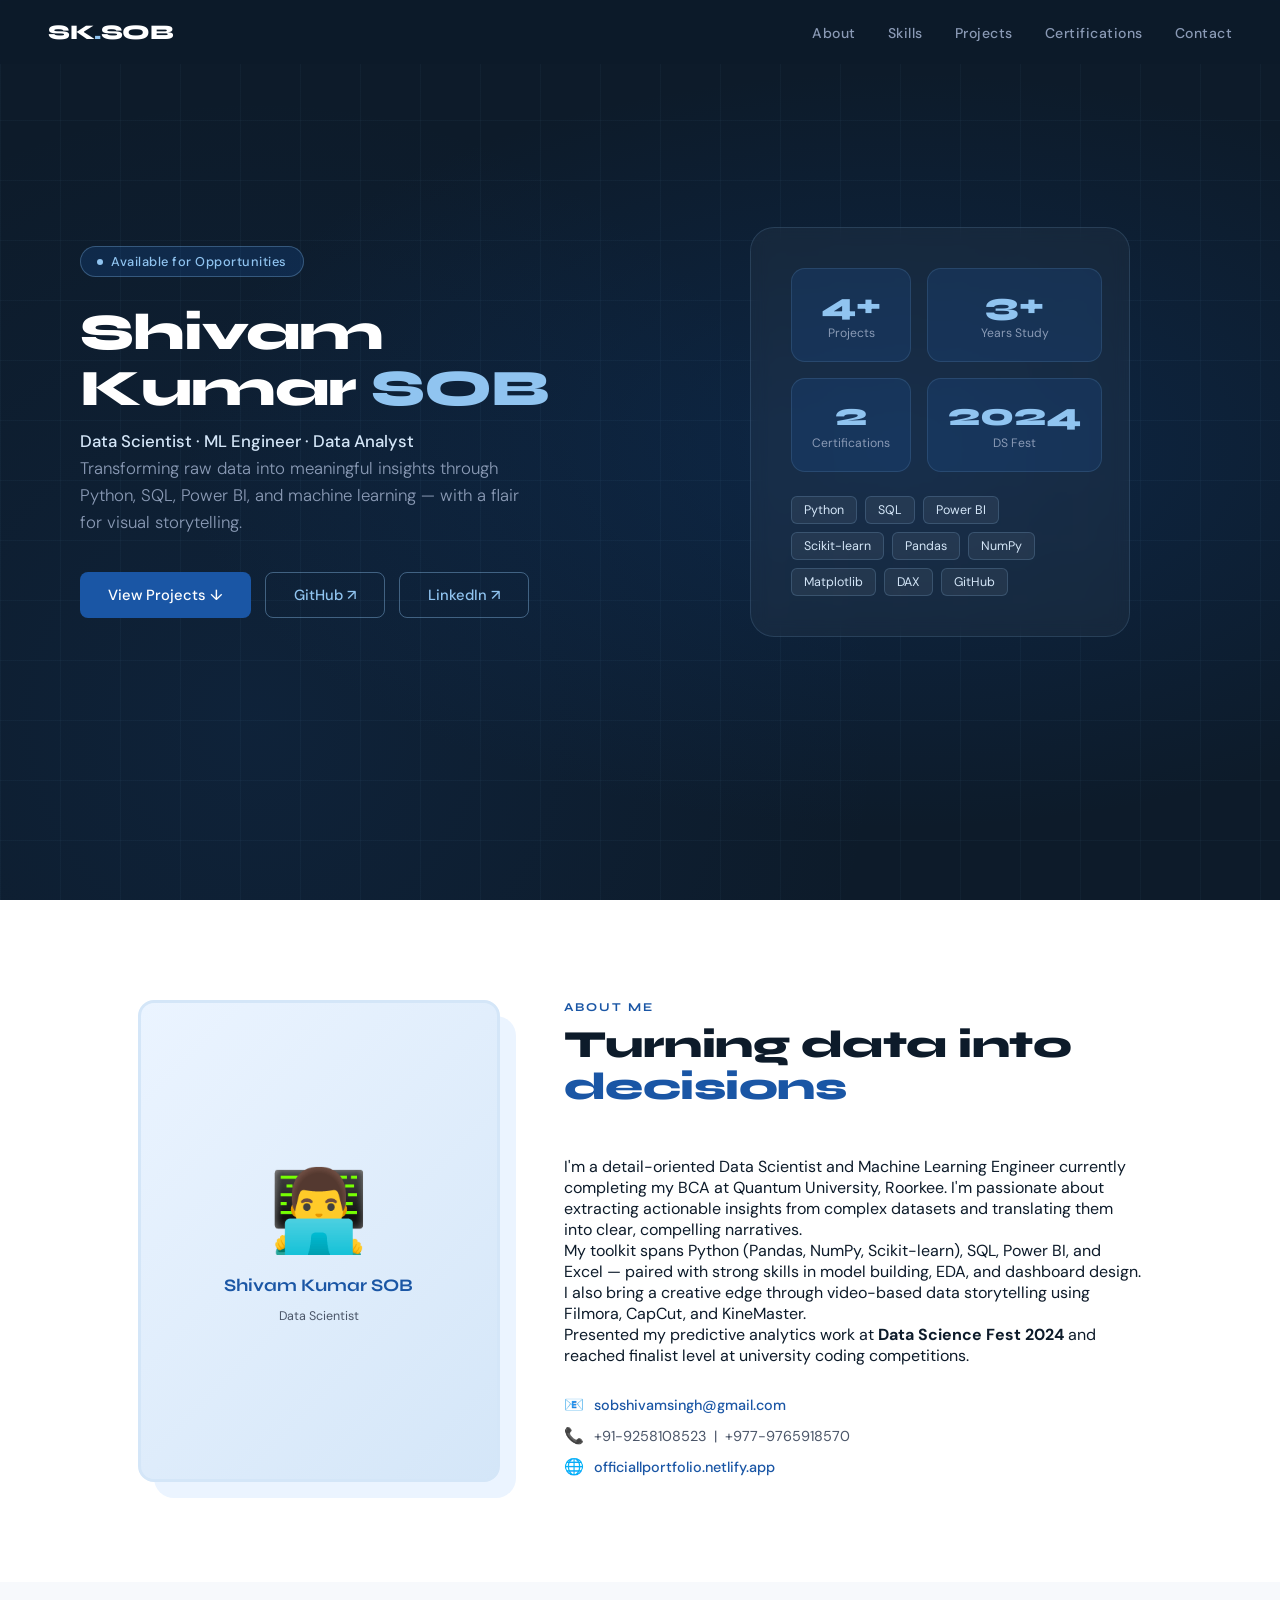
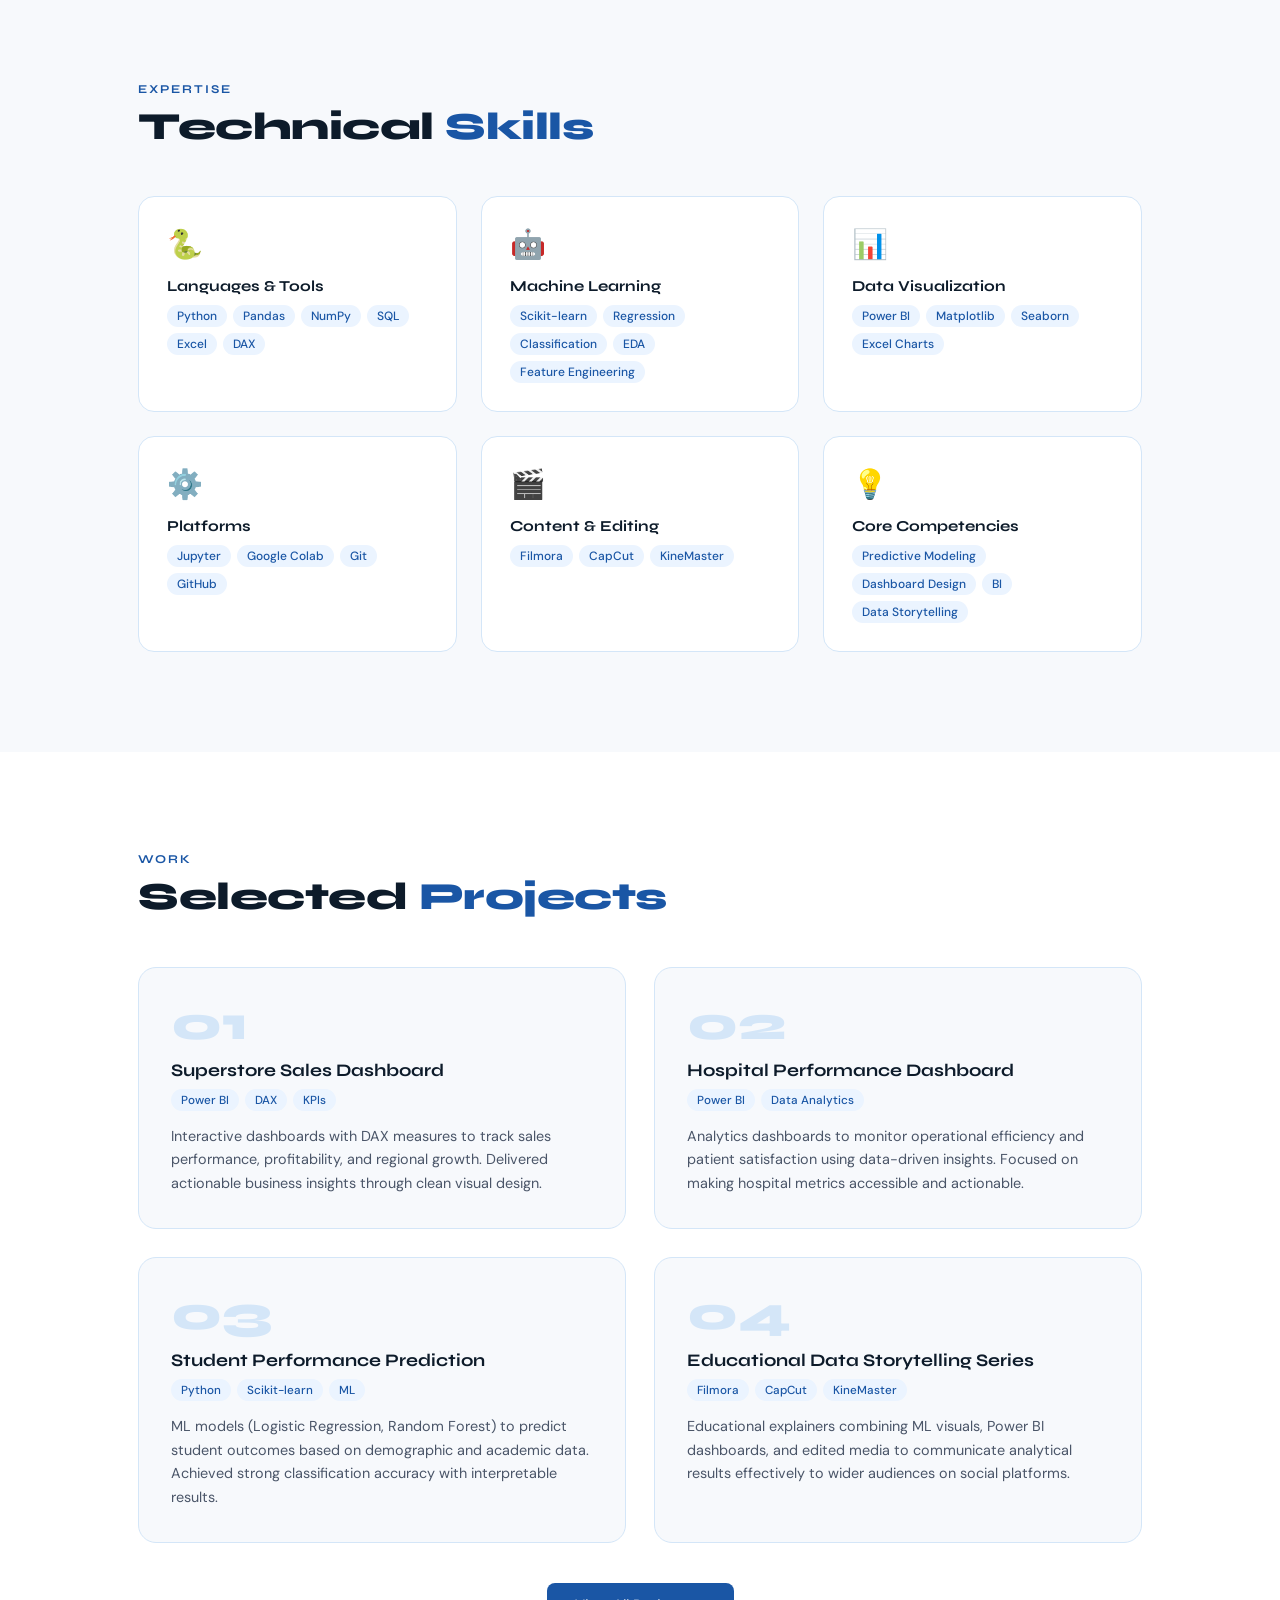
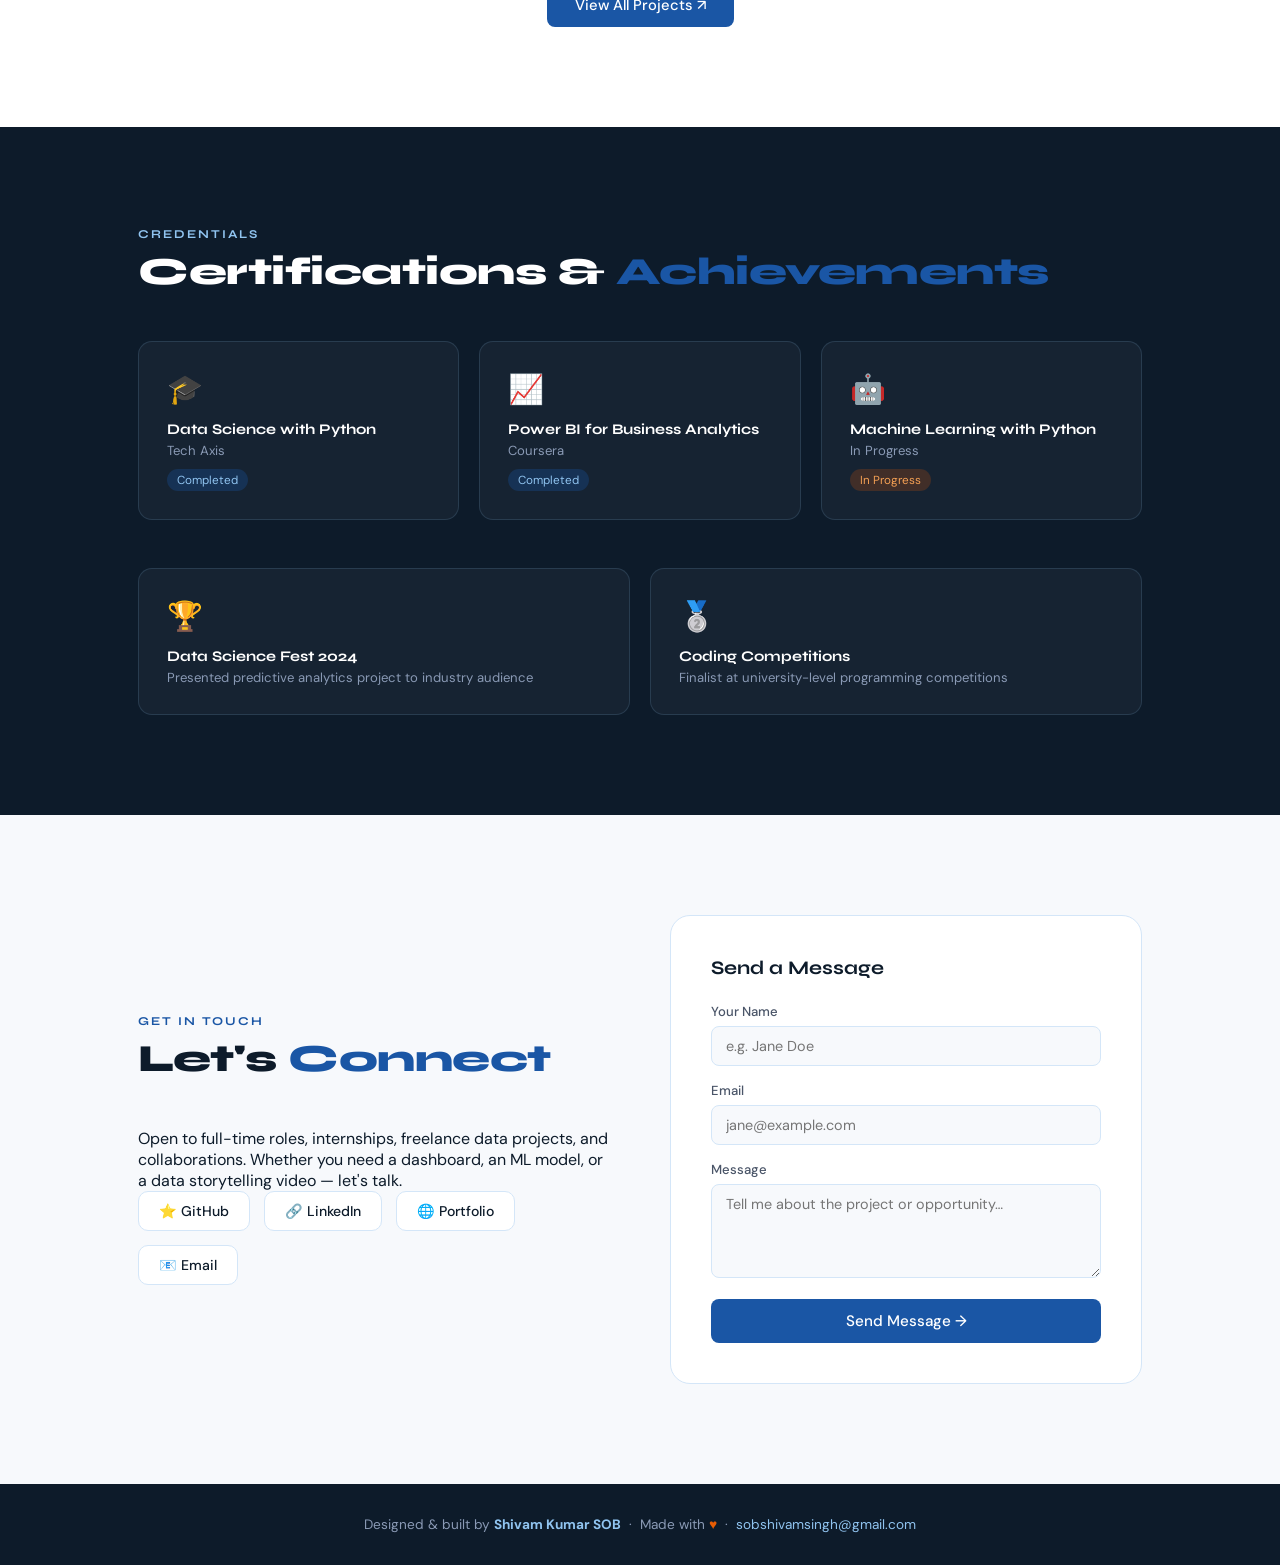
<file: shivam_portfolio.html>
<!DOCTYPE html>
<html lang="en">
<head>
<meta charset="UTF-8"/>
<meta name="viewport" content="width=device-width, initial-scale=1.0"/>
<title>Shivam Kumar SOB – Data Scientist</title>
<link href="https://fonts.googleapis.com/css2?family=Syne:wght@400;600;700;800&family=DM+Sans:ital,wght@0,300;0,400;0,500;1,300&display=swap" rel="stylesheet"/>
<style>
  :root {
    --ink: #0d1b2a;
    --blue: #1a56a5;
    --blue-mid: #2d6fcf;
    --blue-lt: #ebf4ff;
    --sky: #90c4f0;
    --mist: #d4e6f8;
    --sand: #f7f9fc;
    --white: #ffffff;
    --accent: #e85d04;
    --mid: #4a5568;
    --light: #8a9ab5;
  }
  *, *::before, *::after { box-sizing: border-box; margin: 0; padding: 0; }

  html { scroll-behavior: smooth; }

  body {
    font-family: 'DM Sans', sans-serif;
    background: var(--sand);
    color: var(--ink);
    overflow-x: hidden;
  }

  /* ── NAV ── */
  nav {
    position: fixed; top: 0; left: 0; right: 0; z-index: 100;
    display: flex; align-items: center; justify-content: space-between;
    padding: 0 48px;
    height: 64px;
    background: rgba(13,27,42,0.96);
    backdrop-filter: blur(12px);
  }
  .nav-logo {
    font-family: 'Syne', sans-serif;
    font-weight: 800; font-size: 1.3rem;
    color: var(--white);
    letter-spacing: -0.5px;
  }
  .nav-logo span { color: var(--sky); }
  .nav-links { display: flex; gap: 32px; list-style: none; }
  .nav-links a {
    color: var(--light); text-decoration: none;
    font-size: 0.88rem; font-weight: 500; letter-spacing: 0.5px;
    transition: color 0.2s;
  }
  .nav-links a:hover { color: var(--sky); }

  /* ── HERO ── */
  #hero {
    min-height: 100vh;
    display: grid;
    grid-template-columns: 1fr 1fr;
    align-items: center;
    background: var(--ink);
    position: relative;
    overflow: hidden;
    padding-top: 64px;
  }
  .hero-bg {
    position: absolute; inset: 0;
    background: radial-gradient(ellipse 80% 60% at 70% 50%, #0e3d7a55 0%, transparent 70%),
                radial-gradient(circle at 20% 80%, #1a56a520 0%, transparent 50%);
  }
  .hero-grid {
    position: absolute; inset: 0;
    background-image: linear-gradient(rgba(144,196,240,0.04) 1px, transparent 1px),
                      linear-gradient(90deg, rgba(144,196,240,0.04) 1px, transparent 1px);
    background-size: 60px 60px;
  }
  .hero-left {
    position: relative; z-index: 2;
    padding: 80px 60px 80px 80px;
  }
  .hero-tag {
    display: inline-flex; align-items: center; gap: 8px;
    background: rgba(26,86,165,0.25);
    border: 1px solid rgba(144,196,240,0.3);
    border-radius: 100px;
    padding: 6px 16px;
    font-size: 0.8rem; font-weight: 500;
    color: var(--sky);
    margin-bottom: 28px;
    letter-spacing: 0.5px;
  }
  .hero-tag::before { content: ''; width: 6px; height: 6px; border-radius: 50%; background: var(--sky); animation: pulse 2s infinite; }
  @keyframes pulse { 0%,100%{opacity:1} 50%{opacity:0.3} }

  h1 {
    font-family: 'Syne', sans-serif;
    font-weight: 800;
    font-size: clamp(2.6rem, 4vw, 4rem);
    line-height: 1.08;
    color: var(--white);
    margin-bottom: 12px;
    letter-spacing: -1px;
  }
  h1 .accent { color: var(--sky); }
  .hero-sub {
    font-size: 1.05rem; font-weight: 300; color: #8a9ab5;
    margin-bottom: 36px; line-height: 1.6; max-width: 440px;
  }
  .hero-sub strong { color: var(--mist); font-weight: 500; }

  .hero-ctas { display: flex; gap: 14px; flex-wrap: wrap; }
  .btn-primary {
    background: var(--blue); color: var(--white);
    padding: 12px 28px; border-radius: 8px;
    font-size: 0.92rem; font-weight: 500;
    text-decoration: none;
    transition: background 0.2s, transform 0.15s;
    display: inline-flex; align-items: center; gap: 8px;
  }
  .btn-primary:hover { background: var(--blue-mid); transform: translateY(-2px); }
  .btn-outline {
    background: transparent; color: var(--sky);
    padding: 12px 28px; border-radius: 8px;
    font-size: 0.92rem; font-weight: 500;
    text-decoration: none; border: 1px solid rgba(144,196,240,0.4);
    transition: border-color 0.2s, background 0.2s, transform 0.15s;
    display: inline-flex; align-items: center; gap: 8px;
  }
  .btn-outline:hover { border-color: var(--sky); background: rgba(144,196,240,0.08); transform: translateY(-2px); }

  .hero-right {
    position: relative; z-index: 2;
    display: flex; align-items: center; justify-content: center;
    padding: 80px 80px 80px 40px;
  }
  .hero-card {
    background: rgba(255,255,255,0.04);
    border: 1px solid rgba(144,196,240,0.15);
    border-radius: 24px;
    padding: 40px;
    width: 100%; max-width: 380px;
    backdrop-filter: blur(8px);
  }
  .stat-row { display: grid; grid-template-columns: 1fr 1fr; gap: 16px; margin-bottom: 24px; }
  .stat-box {
    background: rgba(26,86,165,0.2);
    border: 1px solid rgba(144,196,240,0.15);
    border-radius: 14px;
    padding: 20px;
    text-align: center;
  }
  .stat-num {
    font-family: 'Syne', sans-serif;
    font-size: 2rem; font-weight: 800;
    color: var(--sky); line-height: 1;
    margin-bottom: 4px;
  }
  .stat-label { font-size: 0.76rem; color: var(--light); font-weight: 400; }
  .tech-pills { display: flex; flex-wrap: wrap; gap: 8px; }
  .pill {
    background: rgba(255,255,255,0.06);
    border: 1px solid rgba(144,196,240,0.2);
    border-radius: 6px;
    padding: 5px 12px;
    font-size: 0.78rem; color: var(--mist); font-weight: 400;
  }

  /* ── SECTION GENERAL ── */
  section { padding: 100px 0; }
  .container { max-width: 1100px; margin: 0 auto; padding: 0 48px; }
  .section-label {
    font-family: 'Syne', sans-serif;
    font-size: 0.75rem; font-weight: 700;
    color: var(--blue); letter-spacing: 2px;
    text-transform: uppercase; margin-bottom: 10px;
  }
  .section-title {
    font-family: 'Syne', sans-serif;
    font-size: clamp(1.8rem, 3vw, 2.6rem);
    font-weight: 800; color: var(--ink);
    letter-spacing: -0.5px; line-height: 1.1;
    margin-bottom: 48px;
  }
  .section-title span { color: var(--blue); }

  /* ── ABOUT ── */
  #about { background: var(--white); }
  .about-grid { display: grid; grid-template-columns: 1fr 1.6fr; gap: 64px; align-items: start; }
  .about-photo-wrap {
    position: relative;
  }
  .about-photo-wrap::before {
    content: '';
    position: absolute;
    top: 16px; left: 16px;
    right: -16px; bottom: -16px;
    background: var(--blue-lt);
    border-radius: 20px;
    z-index: 0;
  }
  .about-photo {
    position: relative; z-index: 1;
    width: 100%; border-radius: 16px;
    display: block;
    aspect-ratio: 3/4;
    object-fit: cover;
    object-position: top;
    background: var(--mist);
    border: 3px solid var(--mist);
  }
  .about-photo-placeholder {
    position: relative; z-index: 1;
    width: 100%; border-radius: 16px;
    aspect-ratio: 3/4;
    background: linear-gradient(135deg, var(--blue-lt) 0%, var(--mist) 100%);
    display: flex; flex-direction: column; align-items: center; justify-content: center;
    gap: 12px;
    border: 3px solid var(--mist);
  }
  .about-photo-placeholder .avatar-icon { font-size: 5rem; }
  .about-photo-placeholder .avatar-name {
    font-family: 'Syne', sans-serif; font-weight: 700;
    color: var(--blue); font-size: 1.1rem;
  }
  .about-text p { color: var(--mid); line-height: 1.8; margin-bottom: 20px; font-size: 1rem; }
  .contact-chips { display: flex; flex-direction: column; gap: 10px; margin-top: 28px; }
  .chip {
    display: flex; align-items: center; gap: 10px;
    font-size: 0.9rem; color: var(--mid);
  }
  .chip-icon { font-size: 1rem; }
  .chip a { color: var(--blue); text-decoration: none; font-weight: 500; }
  .chip a:hover { text-decoration: underline; }

  /* ── SKILLS ── */
  #skills { background: var(--sand); }
  .skills-grid { display: grid; grid-template-columns: repeat(3, 1fr); gap: 24px; }
  .skill-card {
    background: var(--white);
    border: 1px solid var(--mist);
    border-radius: 16px;
    padding: 28px;
    transition: border-color 0.2s, box-shadow 0.2s, transform 0.2s;
  }
  .skill-card:hover { border-color: var(--blue); box-shadow: 0 8px 32px rgba(26,86,165,0.1); transform: translateY(-4px); }
  .skill-icon { font-size: 1.8rem; margin-bottom: 14px; }
  .skill-name {
    font-family: 'Syne', sans-serif;
    font-weight: 700; font-size: 0.95rem;
    color: var(--ink); margin-bottom: 10px;
  }
  .skill-tags { display: flex; flex-wrap: wrap; gap: 6px; }
  .skill-tag {
    background: var(--blue-lt);
    color: var(--blue);
    font-size: 0.75rem; font-weight: 500;
    padding: 3px 10px; border-radius: 100px;
  }

  /* ── PROJECTS ── */
  #projects { background: var(--white); }
  .projects-grid { display: grid; grid-template-columns: repeat(2, 1fr); gap: 28px; }
  .project-card {
    background: var(--sand);
    border: 1px solid var(--mist);
    border-radius: 18px;
    padding: 32px;
    position: relative;
    transition: border-color 0.2s, box-shadow 0.2s, transform 0.2s;
    overflow: hidden;
  }
  .project-card::before {
    content: '';
    position: absolute; top: 0; left: 0; right: 0; height: 3px;
    background: linear-gradient(90deg, var(--blue), var(--sky));
    opacity: 0;
    transition: opacity 0.2s;
  }
  .project-card:hover { border-color: rgba(26,86,165,0.3); box-shadow: 0 12px 40px rgba(26,86,165,0.1); transform: translateY(-4px); }
  .project-card:hover::before { opacity: 1; }
  .project-num {
    font-family: 'Syne', sans-serif;
    font-size: 3rem; font-weight: 800;
    color: var(--mist); line-height: 1;
    margin-bottom: 12px;
  }
  .project-title {
    font-family: 'Syne', sans-serif;
    font-weight: 700; font-size: 1.1rem;
    color: var(--ink); margin-bottom: 8px;
  }
  .project-tech {
    display: flex; flex-wrap: wrap; gap: 6px; margin-bottom: 14px;
  }
  .project-tech span {
    background: var(--blue-lt);
    color: var(--blue);
    font-size: 0.73rem; font-weight: 500;
    padding: 3px 10px; border-radius: 100px;
  }
  .project-desc { font-size: 0.9rem; color: var(--mid); line-height: 1.65; }

  /* ── CERTIFICATIONS ── */
  #certs { background: var(--ink); }
  #certs .section-title { color: var(--white); }
  .certs-grid { display: grid; grid-template-columns: repeat(3, 1fr); gap: 20px; }
  .cert-card {
    background: rgba(255,255,255,0.04);
    border: 1px solid rgba(144,196,240,0.15);
    border-radius: 14px;
    padding: 28px;
    transition: border-color 0.2s, background 0.2s;
  }
  .cert-card:hover { border-color: var(--sky); background: rgba(26,86,165,0.2); }
  .cert-icon { font-size: 1.8rem; margin-bottom: 12px; }
  .cert-name { font-family: 'Syne', sans-serif; font-weight: 700; font-size: 0.92rem; color: var(--white); margin-bottom: 4px; }
  .cert-org { font-size: 0.82rem; color: var(--light); }
  .cert-status { display: inline-block; margin-top: 10px; font-size: 0.73rem; padding: 3px 10px; border-radius: 100px; }
  .cert-status.done { background: rgba(26,86,165,0.3); color: var(--sky); }
  .cert-status.progress { background: rgba(232,93,4,0.2); color: #f4a054; }

  /* ── CONTACT ── */
  #contact { background: var(--sand); }
  .contact-grid { display: grid; grid-template-columns: 1fr 1fr; gap: 60px; align-items: center; }
  .contact-left p { color: var(--mid); font-size: 1rem; line-height: 1.8; margin-bottom: 32px; }
  .social-links { display: flex; gap: 14px; flex-wrap: wrap; }
  .social-link {
    display: inline-flex; align-items: center; gap: 8px;
    padding: 10px 20px;
    background: var(--white); border: 1px solid var(--mist);
    border-radius: 10px;
    font-size: 0.88rem; font-weight: 500; color: var(--ink);
    text-decoration: none;
    transition: border-color 0.2s, background 0.2s, transform 0.15s;
  }
  .social-link:hover { border-color: var(--blue); color: var(--blue); background: var(--blue-lt); transform: translateY(-2px); }
  .contact-right {
    background: var(--white);
    border: 1px solid var(--mist);
    border-radius: 20px;
    padding: 40px;
  }
  .contact-right h3 { font-family: 'Syne', sans-serif; font-weight: 700; font-size: 1.2rem; color: var(--ink); margin-bottom: 24px; }
  .form-field { margin-bottom: 16px; }
  .form-field label { display: block; font-size: 0.82rem; font-weight: 500; color: var(--mid); margin-bottom: 6px; }
  .form-field input, .form-field textarea {
    width: 100%; padding: 10px 14px;
    border: 1px solid var(--mist); border-radius: 8px;
    font-family: 'DM Sans', sans-serif; font-size: 0.9rem; color: var(--ink);
    background: var(--sand);
    outline: none; transition: border-color 0.2s;
    resize: vertical;
  }
  .form-field input:focus, .form-field textarea:focus { border-color: var(--blue); background: var(--white); }
  .form-btn {
    width: 100%; background: var(--blue); color: var(--white);
    border: none; border-radius: 8px;
    padding: 12px; font-family: 'DM Sans', sans-serif;
    font-size: 0.95rem; font-weight: 500; cursor: pointer;
    transition: background 0.2s;
  }
  .form-btn:hover { background: var(--blue-mid); }

  /* ── FOOTER ── */
  footer {
    background: var(--ink); color: var(--light);
    text-align: center; padding: 32px 48px;
    font-size: 0.85rem;
  }
  footer a { color: var(--sky); text-decoration: none; }
  footer span { color: var(--accent); }

  /* ── ANIMATIONS ── */
  .fade-up { opacity: 0; transform: translateY(30px); transition: opacity 0.6s ease, transform 0.6s ease; }
  .fade-up.visible { opacity: 1; transform: translateY(0); }

  @media (max-width: 900px) {
    nav { padding: 0 24px; }
    #hero { grid-template-columns: 1fr; }
    .hero-right { display: none; }
    .hero-left { padding: 60px 24px; }
    .about-grid, .contact-grid { grid-template-columns: 1fr; }
    .skills-grid, .certs-grid { grid-template-columns: 1fr 1fr; }
    .projects-grid { grid-template-columns: 1fr; }
    .container { padding: 0 24px; }
    .about-photo-wrap { max-width: 280px; }
  }
  @media (max-width: 540px) {
    .skills-grid, .certs-grid { grid-template-columns: 1fr; }
    .nav-links { display: none; }
  }
</style>
</head>
<body>

<!-- NAV -->
<nav>
  <div class="nav-logo">SK<span>.</span>SOB</div>
  <ul class="nav-links">
    <li><a href="#about">About</a></li>
    <li><a href="#skills">Skills</a></li>
    <li><a href="#projects">Projects</a></li>
    <li><a href="#certs">Certifications</a></li>
    <li><a href="#contact">Contact</a></li>
  </ul>
</nav>

<!-- HERO -->
<section id="hero">
  <div class="hero-bg"></div>
  <div class="hero-grid"></div>
  <div class="hero-left">
    <div class="hero-tag">Available for Opportunities</div>
    <h1>Shivam<br/>Kumar <span class="accent">SOB</span></h1>
    <p class="hero-sub">
      <strong>Data Scientist · ML Engineer · Data Analyst</strong><br/>
      Transforming raw data into meaningful insights through Python, SQL, Power BI, and machine learning — with a flair for visual storytelling.
    </p>
    <div class="hero-ctas">
      <a class="btn-primary" href="#projects">View Projects ↓</a>
      <a class="btn-outline" href="https://github.com/DevepShivam" target="_blank">GitHub ↗</a>
      <a class="btn-outline" href="https://www.linkedin.com/in/shivam-kumar-sob-a31916259/" target="_blank">LinkedIn ↗</a>
    </div>
  </div>
  <div class="hero-right">
    <div class="hero-card">
      <div class="stat-row">
        <div class="stat-box"><div class="stat-num">4+</div><div class="stat-label">Projects</div></div>
        <div class="stat-box"><div class="stat-num">3+</div><div class="stat-label">Years Study</div></div>
        <div class="stat-box"><div class="stat-num">2</div><div class="stat-label">Certifications</div></div>
        <div class="stat-box"><div class="stat-num">2024</div><div class="stat-label">DS Fest</div></div>
      </div>
      <div class="tech-pills">
        <span class="pill">Python</span>
        <span class="pill">SQL</span>
        <span class="pill">Power BI</span>
        <span class="pill">Scikit-learn</span>
        <span class="pill">Pandas</span>
        <span class="pill">NumPy</span>
        <span class="pill">Matplotlib</span>
        <span class="pill">DAX</span>
        <span class="pill">GitHub</span>
      </div>
    </div>
  </div>
</section>

<!-- ABOUT -->
<section id="about">
  <div class="container">
    <div class="about-grid">
      <div class="about-photo-wrap fade-up">
        <div class="about-photo-placeholder">
          <span class="avatar-icon">👨‍💻</span>
          <span class="avatar-name">Shivam Kumar SOB</span>
          <span style="font-size:0.78rem;color:#4a5568;">Data Scientist</span>
        </div>
      </div>
      <div class="fade-up" style="transition-delay:0.1s">
        <div class="section-label">About Me</div>
        <h2 class="section-title">Turning data into<br/><span>decisions</span></h2>
        <p>I'm a detail-oriented Data Scientist and Machine Learning Engineer currently completing my BCA at Quantum University, Roorkee. I'm passionate about extracting actionable insights from complex datasets and translating them into clear, compelling narratives.</p>
        <p>My toolkit spans Python (Pandas, NumPy, Scikit-learn), SQL, Power BI, and Excel — paired with strong skills in model building, EDA, and dashboard design. I also bring a creative edge through video-based data storytelling using Filmora, CapCut, and KineMaster.</p>
        <p>Presented my predictive analytics work at <strong>Data Science Fest 2024</strong> and reached finalist level at university coding competitions.</p>
        <div class="contact-chips">
          <div class="chip"><span class="chip-icon">📧</span><a href="mailto:sobshivamsingh@gmail.com">sobshivamsingh@gmail.com</a></div>
          <div class="chip"><span class="chip-icon">📞</span><span>+91-9258108523 &nbsp;|&nbsp; +977-9765918570</span></div>
          <div class="chip"><span class="chip-icon">🌐</span><a href="https://officiallportfolio.netlify.app/#portfolio" target="_blank">officiallportfolio.netlify.app</a></div>
        </div>
      </div>
    </div>
  </div>
</section>

<!-- SKILLS -->
<section id="skills">
  <div class="container">
    <div class="fade-up"><div class="section-label">Expertise</div></div>
    <h2 class="section-title fade-up">Technical <span>Skills</span></h2>
    <div class="skills-grid">
      <div class="skill-card fade-up">
        <div class="skill-icon">🐍</div>
        <div class="skill-name">Languages & Tools</div>
        <div class="skill-tags">
          <span class="skill-tag">Python</span><span class="skill-tag">Pandas</span>
          <span class="skill-tag">NumPy</span><span class="skill-tag">SQL</span>
          <span class="skill-tag">Excel</span><span class="skill-tag">DAX</span>
        </div>
      </div>
      <div class="skill-card fade-up" style="transition-delay:0.05s">
        <div class="skill-icon">🤖</div>
        <div class="skill-name">Machine Learning</div>
        <div class="skill-tags">
          <span class="skill-tag">Scikit-learn</span><span class="skill-tag">Regression</span>
          <span class="skill-tag">Classification</span><span class="skill-tag">EDA</span>
          <span class="skill-tag">Feature Engineering</span>
        </div>
      </div>
      <div class="skill-card fade-up" style="transition-delay:0.1s">
        <div class="skill-icon">📊</div>
        <div class="skill-name">Data Visualization</div>
        <div class="skill-tags">
          <span class="skill-tag">Power BI</span><span class="skill-tag">Matplotlib</span>
          <span class="skill-tag">Seaborn</span><span class="skill-tag">Excel Charts</span>
        </div>
      </div>
      <div class="skill-card fade-up" style="transition-delay:0.15s">
        <div class="skill-icon">⚙️</div>
        <div class="skill-name">Platforms</div>
        <div class="skill-tags">
          <span class="skill-tag">Jupyter</span><span class="skill-tag">Google Colab</span>
          <span class="skill-tag">Git</span><span class="skill-tag">GitHub</span>
        </div>
      </div>
      <div class="skill-card fade-up" style="transition-delay:0.2s">
        <div class="skill-icon">🎬</div>
        <div class="skill-name">Content & Editing</div>
        <div class="skill-tags">
          <span class="skill-tag">Filmora</span><span class="skill-tag">CapCut</span>
          <span class="skill-tag">KineMaster</span>
        </div>
      </div>
      <div class="skill-card fade-up" style="transition-delay:0.25s">
        <div class="skill-icon">💡</div>
        <div class="skill-name">Core Competencies</div>
        <div class="skill-tags">
          <span class="skill-tag">Predictive Modeling</span><span class="skill-tag">Dashboard Design</span>
          <span class="skill-tag">BI</span><span class="skill-tag">Data Storytelling</span>
        </div>
      </div>
    </div>
  </div>
</section>

<!-- PROJECTS -->
<section id="projects">
  <div class="container">
    <div class="fade-up"><div class="section-label">Work</div></div>
    <h2 class="section-title fade-up">Selected <span>Projects</span></h2>
    <div class="projects-grid">
      <div class="project-card fade-up">
        <div class="project-num">01</div>
        <div class="project-title">Superstore Sales Dashboard</div>
        <div class="project-tech"><span>Power BI</span><span>DAX</span><span>KPIs</span></div>
        <p class="project-desc">Interactive dashboards with DAX measures to track sales performance, profitability, and regional growth. Delivered actionable business insights through clean visual design.</p>
      </div>
      <div class="project-card fade-up" style="transition-delay:0.05s">
        <div class="project-num">02</div>
        <div class="project-title">Hospital Performance Dashboard</div>
        <div class="project-tech"><span>Power BI</span><span>Data Analytics</span></div>
        <p class="project-desc">Analytics dashboards to monitor operational efficiency and patient satisfaction using data-driven insights. Focused on making hospital metrics accessible and actionable.</p>
      </div>
      <div class="project-card fade-up" style="transition-delay:0.1s">
        <div class="project-num">03</div>
        <div class="project-title">Student Performance Prediction</div>
        <div class="project-tech"><span>Python</span><span>Scikit-learn</span><span>ML</span></div>
        <p class="project-desc">ML models (Logistic Regression, Random Forest) to predict student outcomes based on demographic and academic data. Achieved strong classification accuracy with interpretable results.</p>
      </div>
      <div class="project-card fade-up" style="transition-delay:0.15s">
        <div class="project-num">04</div>
        <div class="project-title">Educational Data Storytelling Series</div>
        <div class="project-tech"><span>Filmora</span><span>CapCut</span><span>KineMaster</span></div>
        <p class="project-desc">Educational explainers combining ML visuals, Power BI dashboards, and edited media to communicate analytical results effectively to wider audiences on social platforms.</p>
      </div>
    </div>
    <div style="text-align:center;margin-top:40px;" class="fade-up">
      <a class="btn-primary" href="https://officiallportfolio.netlify.app/#portfolio" target="_blank">View All Projects ↗</a>
    </div>
  </div>
</section>

<!-- CERTIFICATIONS -->
<section id="certs">
  <div class="container">
    <div class="fade-up"><div class="section-label" style="color:var(--sky)">Credentials</div></div>
    <h2 class="section-title fade-up" style="color:var(--white)">Certifications &amp; <span>Achievements</span></h2>
    <div class="certs-grid" style="margin-bottom:48px">
      <div class="cert-card fade-up">
        <div class="cert-icon">🎓</div>
        <div class="cert-name">Data Science with Python</div>
        <div class="cert-org">Tech Axis</div>
        <span class="cert-status done">Completed</span>
      </div>
      <div class="cert-card fade-up" style="transition-delay:0.05s">
        <div class="cert-icon">📈</div>
        <div class="cert-name">Power BI for Business Analytics</div>
        <div class="cert-org">Coursera</div>
        <span class="cert-status done">Completed</span>
      </div>
      <div class="cert-card fade-up" style="transition-delay:0.1s">
        <div class="cert-icon">🤖</div>
        <div class="cert-name">Machine Learning with Python</div>
        <div class="cert-org">In Progress</div>
        <span class="cert-status progress">In Progress</span>
      </div>
    </div>
    <div style="display:flex;gap:20px;flex-wrap:wrap" class="fade-up">
      <div class="cert-card" style="flex:1;min-width:220px">
        <div class="cert-icon">🏆</div>
        <div class="cert-name">Data Science Fest 2024</div>
        <div class="cert-org">Presented predictive analytics project to industry audience</div>
      </div>
      <div class="cert-card" style="flex:1;min-width:220px">
        <div class="cert-icon">🥈</div>
        <div class="cert-name">Coding Competitions</div>
        <div class="cert-org">Finalist at university-level programming competitions</div>
      </div>
    </div>
  </div>
</section>

<!-- CONTACT -->
<section id="contact">
  <div class="container">
    <div class="contact-grid">
      <div>
        <div class="section-label fade-up">Get in Touch</div>
        <h2 class="section-title fade-up">Let's <span>Connect</span></h2>
        <p class="fade-up">Open to full-time roles, internships, freelance data projects, and collaborations. Whether you need a dashboard, an ML model, or a data storytelling video — let's talk.</p>
        <div class="social-links fade-up">
          <a class="social-link" href="https://github.com/DevepShivam" target="_blank">⭐ GitHub</a>
          <a class="social-link" href="https://www.linkedin.com/in/shivam-kumar-sob-a31916259/" target="_blank">🔗 LinkedIn</a>
          <a class="social-link" href="https://officiallportfolio.netlify.app/#portfolio" target="_blank">🌐 Portfolio</a>
          <a class="social-link" href="mailto:sobshivamsingh@gmail.com">📧 Email</a>
        </div>
      </div>
      <div class="contact-right fade-up" style="transition-delay:0.1s">
        <h3>Send a Message</h3>
        <div class="form-field">
          <label>Your Name</label>
          <input type="text" placeholder="e.g. Jane Doe"/>
        </div>
        <div class="form-field">
          <label>Email</label>
          <input type="email" placeholder="jane@example.com"/>
        </div>
        <div class="form-field">
          <label>Message</label>
          <textarea rows="4" placeholder="Tell me about the project or opportunity…"></textarea>
        </div>
        <button class="form-btn" onclick="alert('Thank you! This form will be linked to your backend. For now, email sobshivamsingh@gmail.com')">Send Message →</button>
      </div>
    </div>
  </div>
</section>

<!-- FOOTER -->
<footer>
  <p>Designed &amp; built by <strong style="color:var(--sky)">Shivam Kumar SOB</strong> &nbsp;·&nbsp; Made with <span>♥</span> &nbsp;·&nbsp; <a href="mailto:sobshivamsingh@gmail.com">sobshivamsingh@gmail.com</a></p>
</footer>

<script>
  // Scroll-triggered fade-ups
  const els = document.querySelectorAll('.fade-up');
  const obs = new IntersectionObserver((entries) => {
    entries.forEach(e => { if (e.isIntersecting) { e.target.classList.add('visible'); } });
  }, { threshold: 0.12 });
  els.forEach(el => obs.observe(el));
</script>
</body>
</html>
</file>
